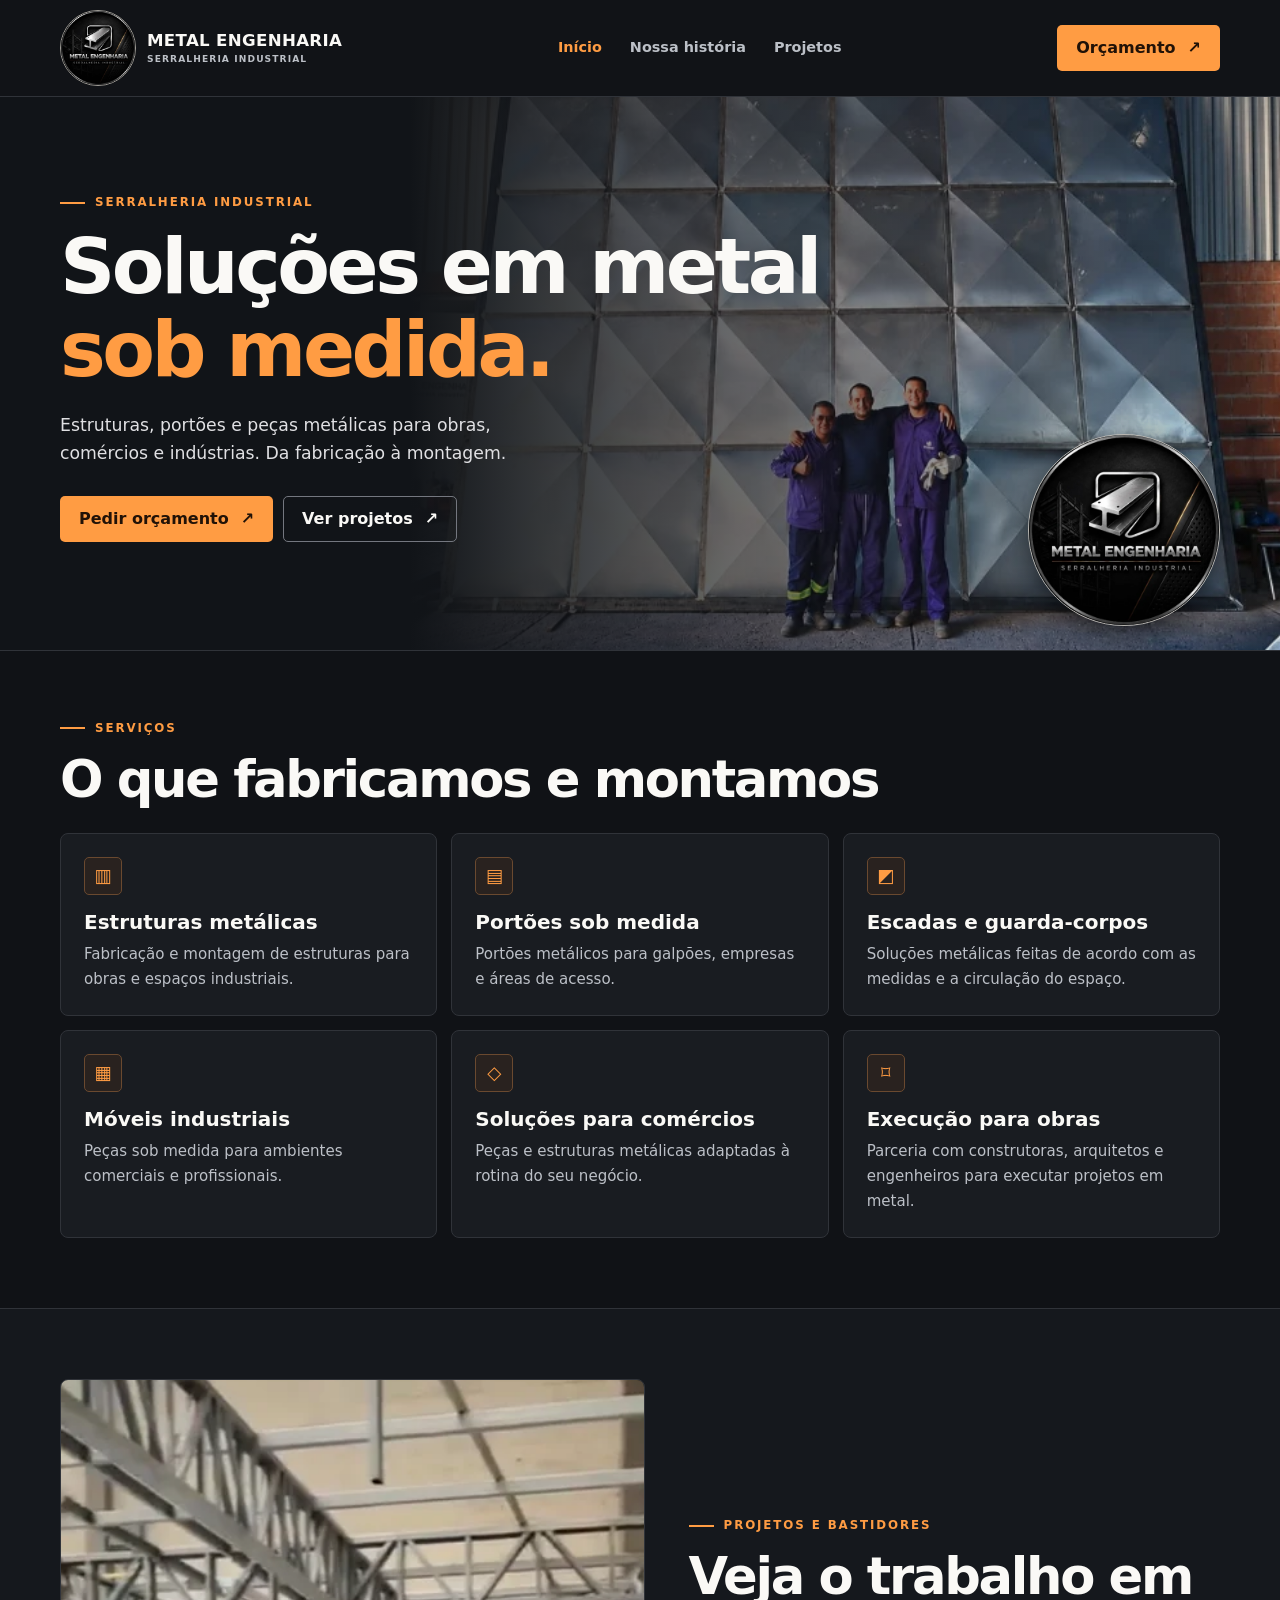
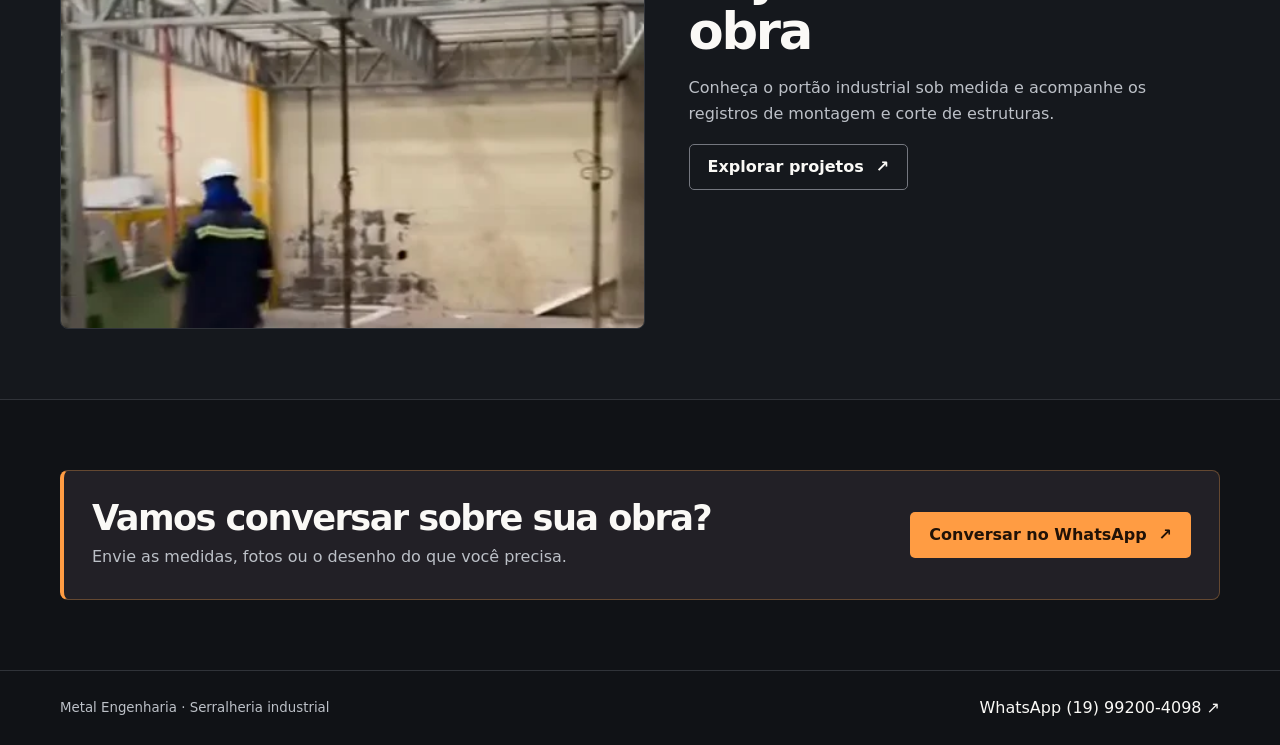
<file: index.html>
<!doctype html>
<html lang="pt-BR"><head><meta charset="utf-8"><meta name="viewport" content="width=device-width,initial-scale=1">
<meta name="description" content="Estruturas metálicas, portões, escadas, guarda-corpos e móveis industriais. Solicite um orçamento pelo WhatsApp."><title>Serralheria industrial sob medida | Metal Engenharia</title>
<link rel="icon" href="assets/logo.webp"><link rel="stylesheet" href="assets/site.css"></head>
<body><a class="skip" href="#conteudo">Ir para o conteúdo</a>
<header class="bar"><div class="wrap"><a class="brand" href="index.html"><img src="assets/logo.webp" width="76" height="76" alt=""><span>METAL ENGENHARIA<small>SERRALHERIA INDUSTRIAL</small></span></a>
<nav aria-label="Menu principal"><a href="index.html" aria-current="page">Início</a><a href="historia.html">Nossa história</a><a href="projetos.html">Projetos</a></nav><a class="button " href="https://wa.me/5519992004098?text=Ol%C3%A1%21%20Gostaria%20de%20solicitar%20um%20or%C3%A7amento%20com%20a%20Metal%20Engenharia.">Orçamento <span aria-hidden="true">↗</span></a></div></header>
<main id="conteudo">
<section class="hero"><img src="assets/portao.webp" width="649" height="465" alt="Equipe da Metal Engenharia diante de um portão industrial" fetchpriority="high">
<div class="wrap"><img class="hero-logo" src="assets/logo.webp" width="192" height="192" alt="Logo da Metal Engenharia"><div class="eyebrow">Serralheria industrial</div><h1>Soluções em metal<br><span>sob medida.</span></h1>
<p>Estruturas, portões e peças metálicas para obras, comércios e indústrias. Da fabricação à montagem.</p>
<div class="actions"><a class="button " href="https://wa.me/5519992004098?text=Ol%C3%A1%21%20Gostaria%20de%20solicitar%20um%20or%C3%A7amento%20com%20a%20Metal%20Engenharia.">Pedir orçamento <span aria-hidden="true">↗</span></a><a class="button secondary" href="projetos.html">Ver projetos <span aria-hidden="true">↗</span></a></div></div></section>
<section class="section" id="servicos"><div class="wrap"><div class="intro"><div class="eyebrow">Serviços</div><h2>O que fabricamos e montamos</h2></div><div class="grid"><article class="card body"><div class="symbol" aria-hidden="true">▥</div><h3>Estruturas metálicas</h3><p>Fabricação e montagem de estruturas para obras e espaços industriais.</p></article><article class="card body"><div class="symbol" aria-hidden="true">▤</div><h3>Portões sob medida</h3><p>Portões metálicos para galpões, empresas e áreas de acesso.</p></article><article class="card body"><div class="symbol" aria-hidden="true">◩</div><h3>Escadas e guarda-corpos</h3><p>Soluções metálicas feitas de acordo com as medidas e a circulação do espaço.</p></article><article class="card body"><div class="symbol" aria-hidden="true">▦</div><h3>Móveis industriais</h3><p>Peças sob medida para ambientes comerciais e profissionais.</p></article><article class="card body"><div class="symbol" aria-hidden="true">◇</div><h3>Soluções para comércios</h3><p>Peças e estruturas metálicas adaptadas à rotina do seu negócio.</p></article><article class="card body"><div class="symbol" aria-hidden="true">⌑</div><h3>Execução para obras</h3><p>Parceria com construtoras, arquitetos e engenheiros para executar projetos em metal.</p></article></div></div></section>
<section class="section alt"><div class="wrap feature"><img src="assets/montagem.webp" width="452" height="550" alt="Treliças metálicas durante a montagem em uma obra" loading="lazy" decoding="async"><div><div class="eyebrow">Projetos e bastidores</div><h2>Veja o trabalho em obra</h2><p>Conheça o portão industrial sob medida e acompanhe os registros de montagem e corte de estruturas.</p><a class="button secondary" href="projetos.html">Explorar projetos <span aria-hidden="true">↗</span></a></div></div></section>
<section class="section"><div class="wrap banner"><div><h2>Vamos conversar sobre sua obra?</h2><p>Envie as medidas, fotos ou o desenho do que você precisa.</p></div><a class="button " href="https://wa.me/5519992004098?text=Ol%C3%A1%21%20Gostaria%20de%20solicitar%20um%20or%C3%A7amento%20com%20a%20Metal%20Engenharia.">Conversar no WhatsApp <span aria-hidden="true">↗</span></a></div></section></main>
<footer class="foot"><div class="wrap"><small>Metal Engenharia · Serralheria industrial</small><a href="https://wa.me/5519992004098?text=Ol%C3%A1%21%20Gostaria%20de%20solicitar%20um%20or%C3%A7amento%20com%20a%20Metal%20Engenharia.">WhatsApp (19) 99200-4098 ↗</a></div></footer>
</body></html>
</file>
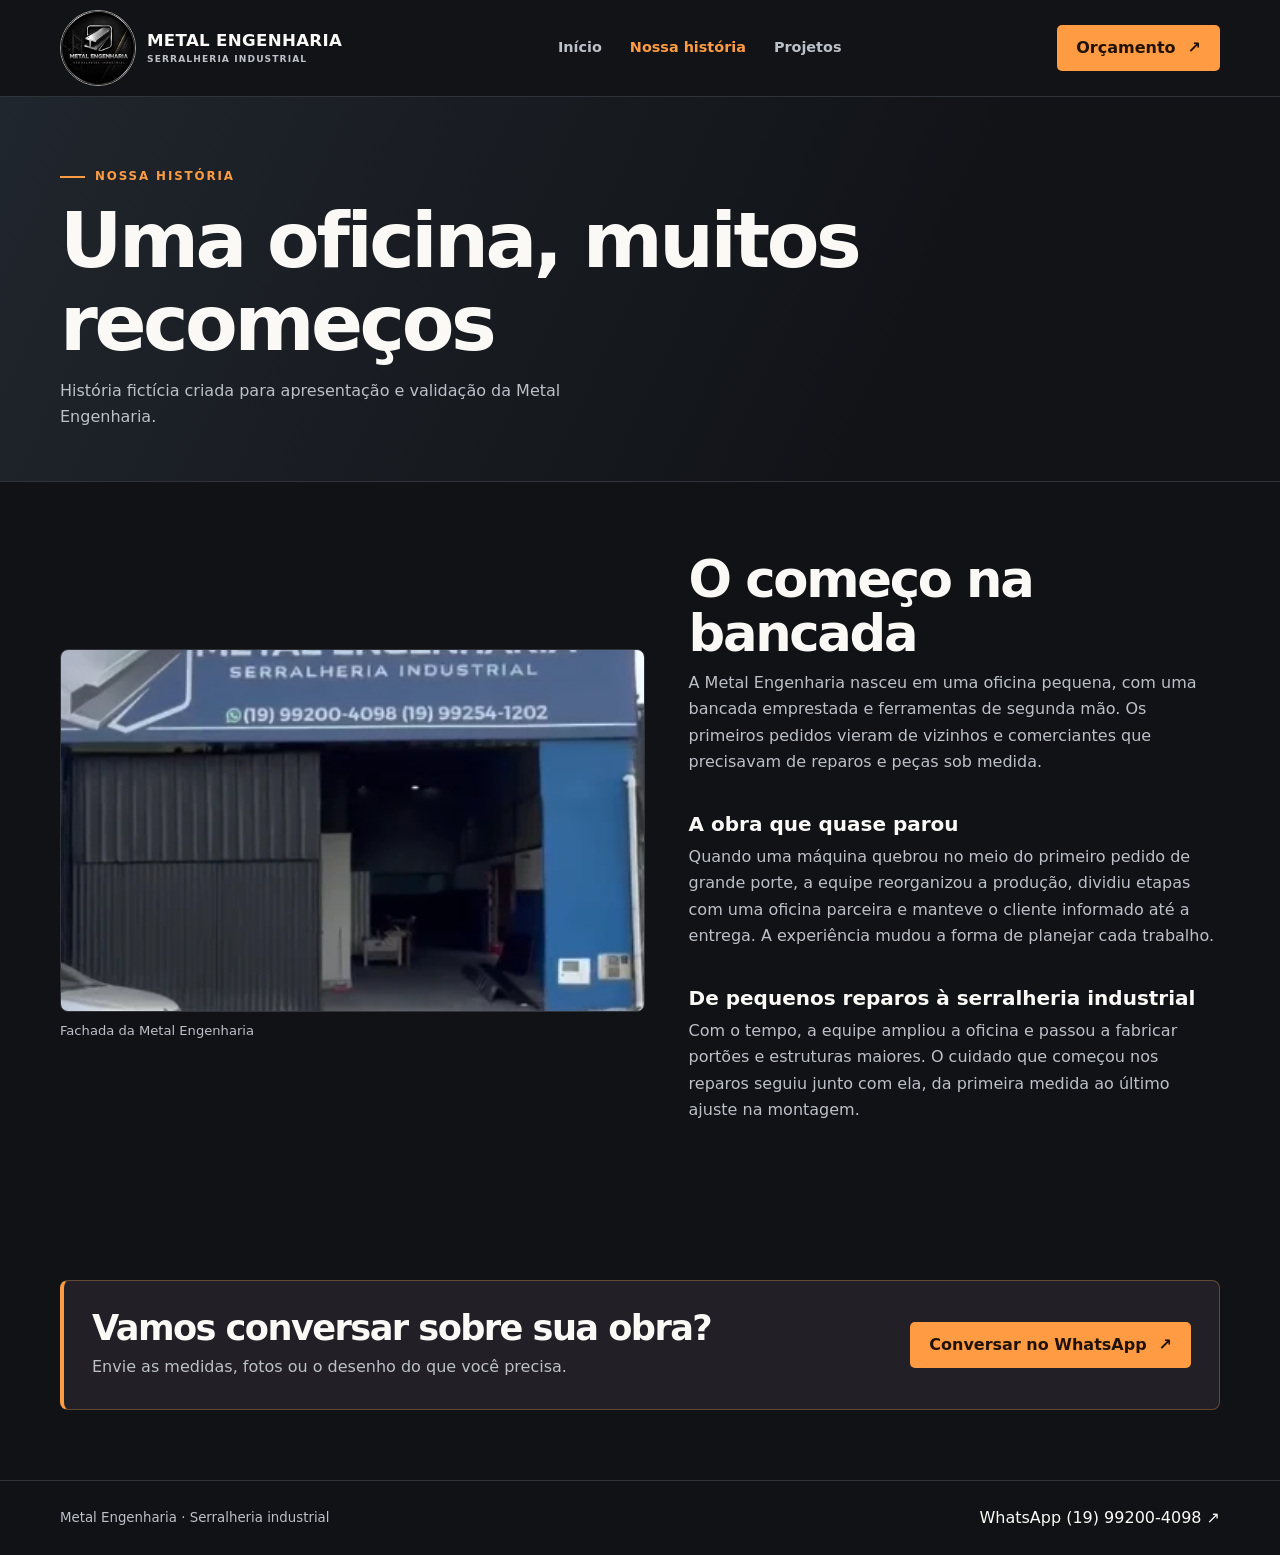
<file: historia.html>
<!doctype html>
<html lang="pt-BR"><head><meta charset="utf-8"><meta name="viewport" content="width=device-width,initial-scale=1">
<meta name="description" content="Conheça a história de apresentação da Metal Engenharia e veja a fachada da oficina."><title>Nossa história | Metal Engenharia</title>
<link rel="icon" href="assets/logo.webp"><link rel="stylesheet" href="assets/site.css"></head>
<body><a class="skip" href="#conteudo">Ir para o conteúdo</a>
<header class="bar"><div class="wrap"><a class="brand" href="index.html"><img src="assets/logo.webp" width="76" height="76" alt=""><span>METAL ENGENHARIA<small>SERRALHERIA INDUSTRIAL</small></span></a>
<nav aria-label="Menu principal"><a href="index.html">Início</a><a href="historia.html" aria-current="page">Nossa história</a><a href="projetos.html">Projetos</a></nav><a class="button " href="https://wa.me/5519992004098?text=Ol%C3%A1%21%20Gostaria%20de%20solicitar%20um%20or%C3%A7amento%20com%20a%20Metal%20Engenharia.">Orçamento <span aria-hidden="true">↗</span></a></div></header>
<main id="conteudo">
<header class="pagehead"><div class="wrap"><div class="eyebrow">Nossa história</div><h1>Uma oficina, muitos recomeços</h1><p>História fictícia criada para apresentação e validação da Metal Engenharia.</p></div></header>
<section class="section"><div class="wrap feature"><figure style="margin:0"><img src="assets/oficina.webp" width="380" height="363" alt="Fachada azul da oficina da Metal Engenharia" fetchpriority="high"><figcaption class="caption">Fachada da Metal Engenharia</figcaption></figure><div class="story">
<article><h2>O começo na bancada</h2><p>A Metal Engenharia nasceu em uma oficina pequena, com uma bancada emprestada e ferramentas de segunda mão. Os primeiros pedidos vieram de vizinhos e comerciantes que precisavam de reparos e peças sob medida.</p></article>
<article><h3>A obra que quase parou</h3><p>Quando uma máquina quebrou no meio do primeiro pedido de grande porte, a equipe reorganizou a produção, dividiu etapas com uma oficina parceira e manteve o cliente informado até a entrega. A experiência mudou a forma de planejar cada trabalho.</p></article>
<article><h3>De pequenos reparos à serralheria industrial</h3><p>Com o tempo, a equipe ampliou a oficina e passou a fabricar portões e estruturas maiores. O cuidado que começou nos reparos seguiu junto com ela, da primeira medida ao último ajuste na montagem.</p></article>
</div></div></section><section class="section"><div class="wrap banner"><div><h2>Vamos conversar sobre sua obra?</h2><p>Envie as medidas, fotos ou o desenho do que você precisa.</p></div><a class="button " href="https://wa.me/5519992004098?text=Ol%C3%A1%21%20Gostaria%20de%20solicitar%20um%20or%C3%A7amento%20com%20a%20Metal%20Engenharia.">Conversar no WhatsApp <span aria-hidden="true">↗</span></a></div></section></main>
<footer class="foot"><div class="wrap"><small>Metal Engenharia · Serralheria industrial</small><a href="https://wa.me/5519992004098?text=Ol%C3%A1%21%20Gostaria%20de%20solicitar%20um%20or%C3%A7amento%20com%20a%20Metal%20Engenharia.">WhatsApp (19) 99200-4098 ↗</a></div></footer>
</body></html>
</file>
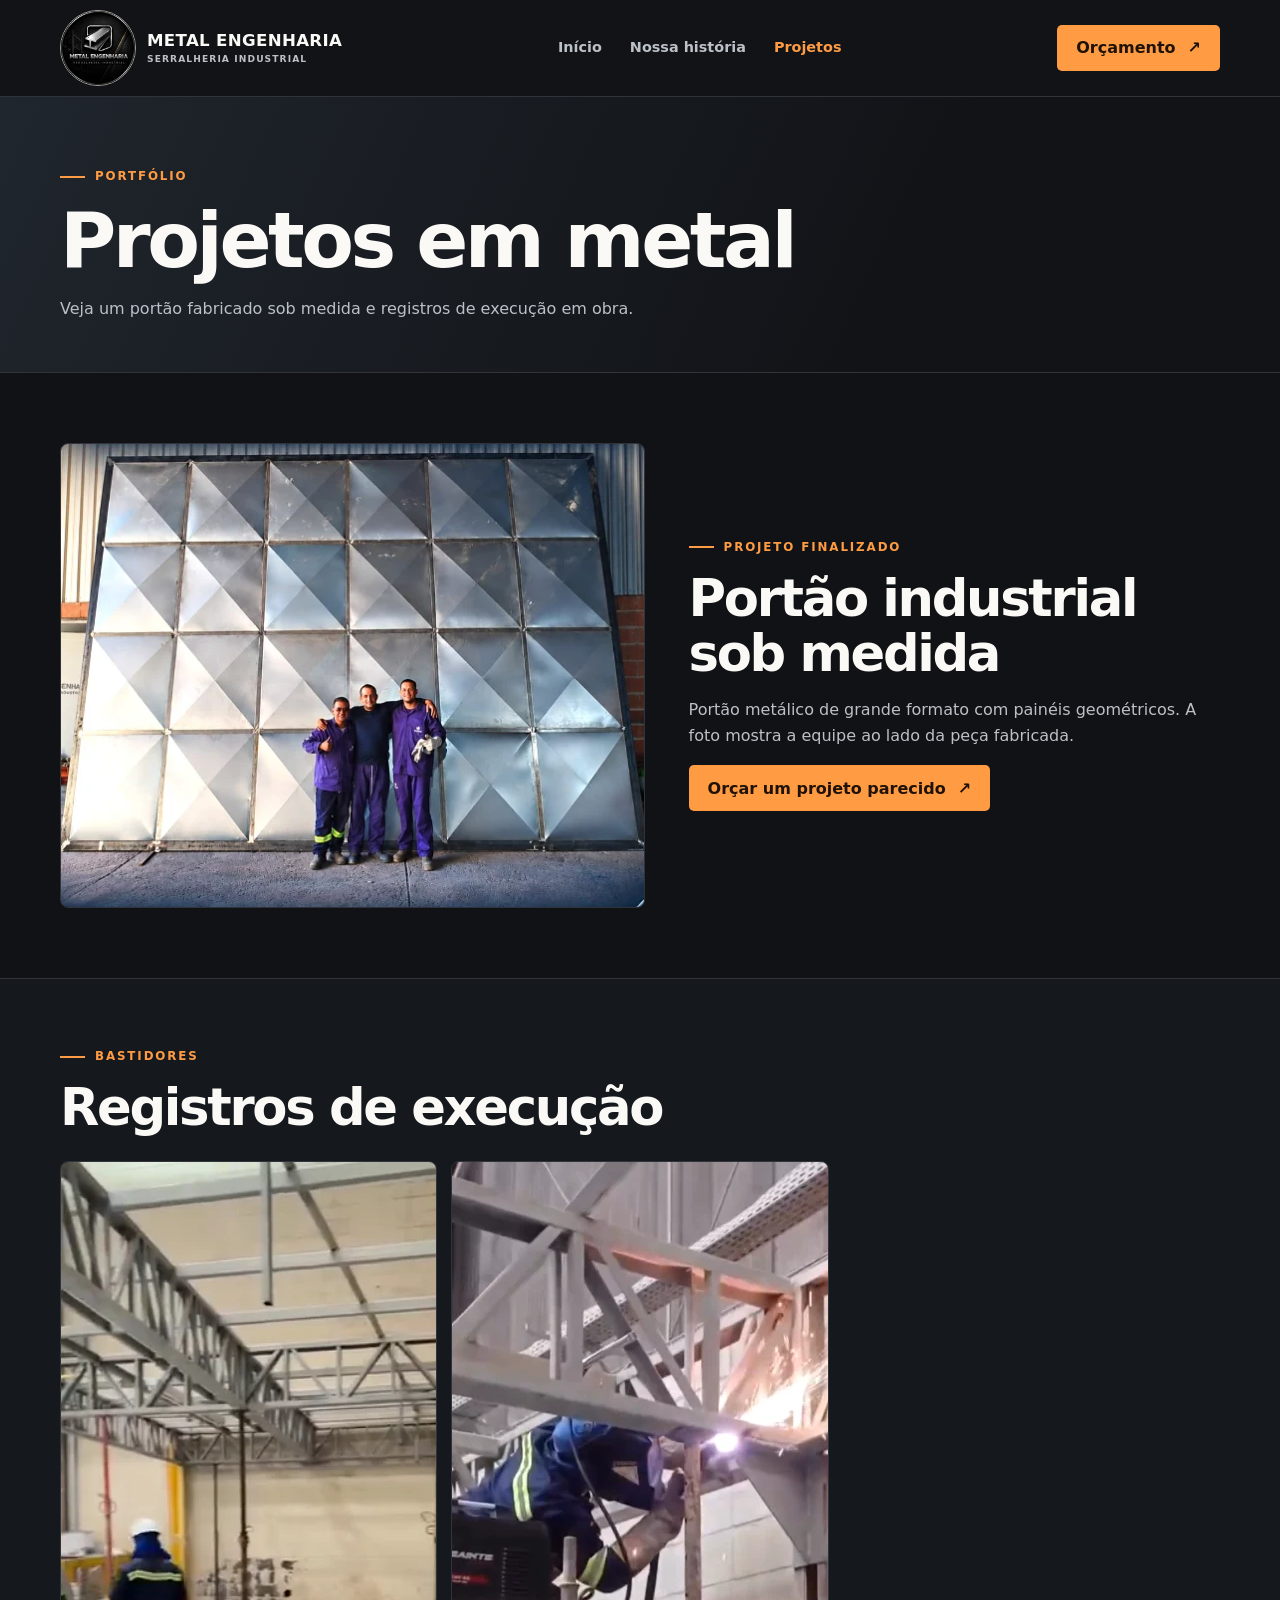
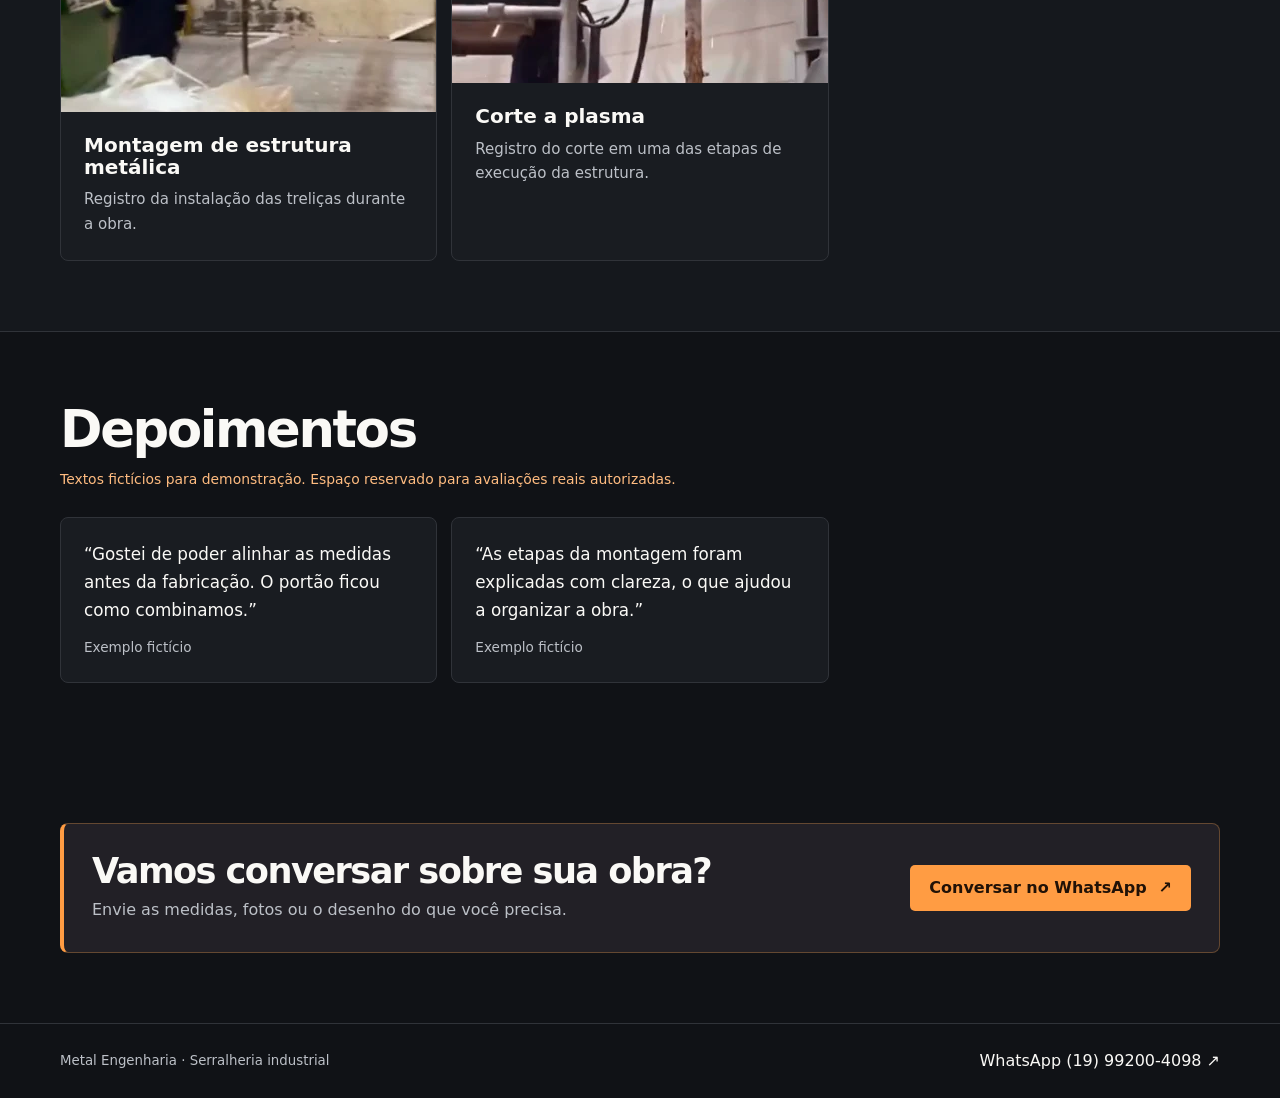
<file: projetos.html>
<!doctype html>
<html lang="pt-BR"><head><meta charset="utf-8"><meta name="viewport" content="width=device-width,initial-scale=1">
<meta name="description" content="Portão industrial sob medida e registros de montagem e corte a plasma da Metal Engenharia."><title>Projetos | Metal Engenharia</title>
<link rel="icon" href="assets/logo.webp"><link rel="stylesheet" href="assets/site.css"></head>
<body><a class="skip" href="#conteudo">Ir para o conteúdo</a>
<header class="bar"><div class="wrap"><a class="brand" href="index.html"><img src="assets/logo.webp" width="76" height="76" alt=""><span>METAL ENGENHARIA<small>SERRALHERIA INDUSTRIAL</small></span></a>
<nav aria-label="Menu principal"><a href="index.html">Início</a><a href="historia.html">Nossa história</a><a href="projetos.html" aria-current="page">Projetos</a></nav><a class="button " href="https://wa.me/5519992004098?text=Ol%C3%A1%21%20Gostaria%20de%20solicitar%20um%20or%C3%A7amento%20com%20a%20Metal%20Engenharia.">Orçamento <span aria-hidden="true">↗</span></a></div></header>
<main id="conteudo">
<header class="pagehead"><div class="wrap"><div class="eyebrow">Portfólio</div><h1>Projetos em metal</h1><p>Veja um portão fabricado sob medida e registros de execução em obra.</p></div></header>
<section class="section"><div class="wrap feature"><img src="assets/portao.webp" width="649" height="465" alt="Portão industrial metálico com painéis geométricos e equipe ao centro" fetchpriority="high">
<div><div class="eyebrow">Projeto finalizado</div><h2>Portão industrial sob medida</h2><p>Portão metálico de grande formato com painéis geométricos. A foto mostra a equipe ao lado da peça fabricada.</p><a class="button " href="https://wa.me/5519992004098?text=Ol%C3%A1%21%20Gostaria%20de%20solicitar%20um%20or%C3%A7amento%20com%20a%20Metal%20Engenharia.">Orçar um projeto parecido <span aria-hidden="true">↗</span></a></div></div></section>
<section class="section alt"><div class="wrap"><div class="intro"><div class="eyebrow">Bastidores</div><h2>Registros de execução</h2></div><div class="grid">
<article class="card"><img src="assets/montagem.webp" width="452" height="550" alt="Treliças e perfis metálicos em montagem" loading="lazy" decoding="async"><div class="body"><h3>Montagem de estrutura metálica</h3><p>Registro da instalação das treliças durante a obra.</p></div></article>
<article class="card"><img src="assets/plasma.webp" width="449" height="521" alt="Profissional executando corte a plasma em uma estrutura metálica" loading="lazy" decoding="async"><div class="body"><h3>Corte a plasma</h3><p>Registro do corte em uma das etapas de execução da estrutura.</p></div></article></div></div></section>
<section class="section"><div class="wrap"><div class="intro"><h2>Depoimentos</h2><p class="notice">Textos fictícios para demonstração. Espaço reservado para avaliações reais autorizadas.</p></div><div class="grid"><blockquote class="card body quote"><p>“Gostei de poder alinhar as medidas antes da fabricação. O portão ficou como combinamos.”</p><footer>Exemplo fictício</footer></blockquote><blockquote class="card body quote"><p>“As etapas da montagem foram explicadas com clareza, o que ajudou a organizar a obra.”</p><footer>Exemplo fictício</footer></blockquote></div></div></section>
<section class="section"><div class="wrap banner"><div><h2>Vamos conversar sobre sua obra?</h2><p>Envie as medidas, fotos ou o desenho do que você precisa.</p></div><a class="button " href="https://wa.me/5519992004098?text=Ol%C3%A1%21%20Gostaria%20de%20solicitar%20um%20or%C3%A7amento%20com%20a%20Metal%20Engenharia.">Conversar no WhatsApp <span aria-hidden="true">↗</span></a></div></section></main>
<footer class="foot"><div class="wrap"><small>Metal Engenharia · Serralheria industrial</small><a href="https://wa.me/5519992004098?text=Ol%C3%A1%21%20Gostaria%20de%20solicitar%20um%20or%C3%A7amento%20com%20a%20Metal%20Engenharia.">WhatsApp (19) 99200-4098 ↗</a></div></footer>
</body></html>
</file>
<file: assets/site.css>
:root{color-scheme:dark;--base:#101216;--panel:#191c21;--line:#303339;--ink:#faf9f6;--muted:#bcc0c7;--accent:#ff9c43;--dark:#211207}
*{box-sizing:border-box}body{margin:0;background:var(--base);color:var(--ink);font:16px/1.65 system-ui,sans-serif}a{color:inherit;text-decoration:none}img{display:block;width:100%;object-fit:cover}h1,h2,h3,p{margin:0}h1,h2,h3{line-height:1.07}h1,h2{letter-spacing:-.045em}h1{font-size:clamp(2.8rem,6vw,6rem);font-weight:850}h2{font-size:clamp(2rem,4vw,3.5rem)}h3{font-size:1.25rem}p{color:var(--muted)}.wrap{width:min(1160px,calc(100% - 48px));margin:auto}.bar{background:#111317;border-bottom:1px solid var(--line)}.bar .wrap,.foot .wrap{display:flex;align-items:center;justify-content:space-between;gap:20px}.bar .wrap{min-height:96px}.brand{display:flex;gap:11px;align-items:center;font-weight:850;line-height:1.08;letter-spacing:.02em}.brand img{width:76px;height:76px;border-radius:50%;border:1px solid #a09d96}.brand span{font-size:1.04rem}.brand small{display:block;font-size:.57rem;letter-spacing:.12em;color:var(--muted);margin-top:5px}nav{display:flex;gap:28px;font-size:.9rem;font-weight:650}nav a{padding:9px 0;color:var(--muted)}nav a:hover,nav a[aria-current]{color:var(--accent)}.button{display:inline-flex;align-items:center;justify-content:center;gap:12px;padding:12px 18px;min-height:46px;background:var(--accent);color:var(--dark);font-weight:800;border:1px solid transparent;border-radius:5px;line-height:1.2;transition:background .18s}.button:hover{background:#ffb875}.secondary{background:transparent;border-color:#74777f;color:var(--ink)}.secondary:hover{background:#303339}.hero{position:relative;isolation:isolate;background:#171b22;border-bottom:1px solid var(--line);overflow:hidden}.hero>img{position:absolute;z-index:-2;right:0;top:0;width:69%;height:100%;object-position:50% 52%}.hero:before{content:"";position:absolute;inset:0;z-index:-1;background:linear-gradient(90deg,#111418 15%,#111418 32%,#111418a0 58%,#11141822 100%)}.hero .wrap{position:relative;padding-block:98px 108px}.hero-logo{position:absolute;right:0;bottom:24px;width:clamp(120px,16vw,192px);height:auto;aspect-ratio:1;border:1px solid #b9b6b0;border-radius:50%;box-shadow:0 8px 28px #0009}.hero h1{max-width:760px}.hero h1 span{color:var(--accent)}.hero p{max-width:470px;margin:20px 0 28px;font-size:1.08rem;color:#e0e0e3}.eyebrow{display:flex;gap:10px;align-items:center;color:var(--accent);font:bold .74rem/1.3 system-ui;letter-spacing:.16em;text-transform:uppercase;margin-bottom:16px}.eyebrow:before{content:"";width:25px;height:2px;background:currentColor}.actions{display:flex;gap:10px;flex-wrap:wrap}.section{padding-block:70px}.section.alt{background:#15181d;border-block:1px solid var(--line)}.intro{margin-bottom:26px}.intro p{margin-top:12px;max-width:660px}.grid{display:grid;grid-template-columns:repeat(3,minmax(0,1fr));gap:14px}.card{background:var(--panel);border:1px solid var(--line);border-radius:8px;overflow:hidden}.body{padding:23px}.body p{margin-top:9px;font-size:.94rem}.symbol{display:grid;place-items:center;width:38px;height:38px;border:1px solid #6a492f;background:#29221f;border-radius:5px;color:var(--accent);font-size:1.15rem;margin-bottom:17px}.card img{aspect-ratio:4/3}.feature{display:grid;grid-template-columns:1.1fr 1fr;align-items:center;gap:44px}.feature img{aspect-ratio:5/4;border-radius:8px;border:1px solid var(--line)}.feature p{margin-block:16px}.caption{color:var(--muted);font-size:.82rem;margin-top:8px}.label{color:var(--accent);font-size:.72rem;font-weight:800;text-transform:uppercase;letter-spacing:.1em;margin-bottom:11px}.pagehead{padding-block:72px 50px;border-bottom:1px solid var(--line);background:linear-gradient(115deg,#20262d,#111317 70%)}.pagehead h1{font-size:clamp(2.7rem,6vw,5rem)}.pagehead p{margin-top:13px;max-width:600px}.story{display:grid;gap:22px;max-width:760px}.story p{margin-top:9px}.notice{font-size:.87rem;color:#ffbc80}.quote{margin:0}.quote p{margin:0;color:var(--ink);font-size:1.05rem}.quote footer{margin-top:12px;color:var(--muted);font-size:.85rem}.banner{display:flex;align-items:center;justify-content:space-between;gap:20px;background:#222026;border:1px solid #644831;border-left:4px solid var(--accent);border-radius:8px;padding:28px}.banner h2{font-size:clamp(1.5rem,3vw,2.2rem)}.banner p{margin-top:8px}.foot{border-top:1px solid var(--line);padding-block:24px}.foot small{color:var(--muted)}.skip{position:absolute;top:0;left:0;transform:translateY(-120%);background:var(--ink);color:var(--base);z-index:4;padding:8px}.skip:focus{transform:none}:focus-visible{outline:3px solid var(--accent);outline-offset:4px}
@media(max-width:780px){.wrap{width:calc(100% - 36px)}.bar .wrap{flex-wrap:wrap;padding-block:12px 4px;gap:5px 10px}.brand img{width:56px;height:56px}.brand span{font-size:.87rem}.bar .button{font-size:.8rem;min-height:40px;padding-inline:10px}nav{order:3;width:100%;gap:24px}nav a{padding-block:11px}.hero>img{width:100%;height:52%;object-position:50% 47%}.hero:before{background:linear-gradient(0deg,#111418 44%,#111418 49%,#11141800 76%)}.hero .wrap{padding-block:235px 45px}.hero-logo{top:18px;right:auto;left:0;bottom:auto;width:118px}.hero p{margin-block:15px 21px}.section{padding-block:48px}.pagehead{padding-block:49px 38px}.grid{grid-template-columns:repeat(2,minmax(0,1fr))}.feature{grid-template-columns:1fr;gap:23px}.banner,.foot .wrap{align-items:flex-start;flex-direction:column}.banner{padding:22px}}
@media(max-width:520px){.grid{grid-template-columns:1fr}.hero .wrap{padding-top:205px}.hero h1{font-size:clamp(2.25rem,10vw,3.4rem)}}
@media(prefers-reduced-motion:reduce){*{transition:none!important}}
</file>
